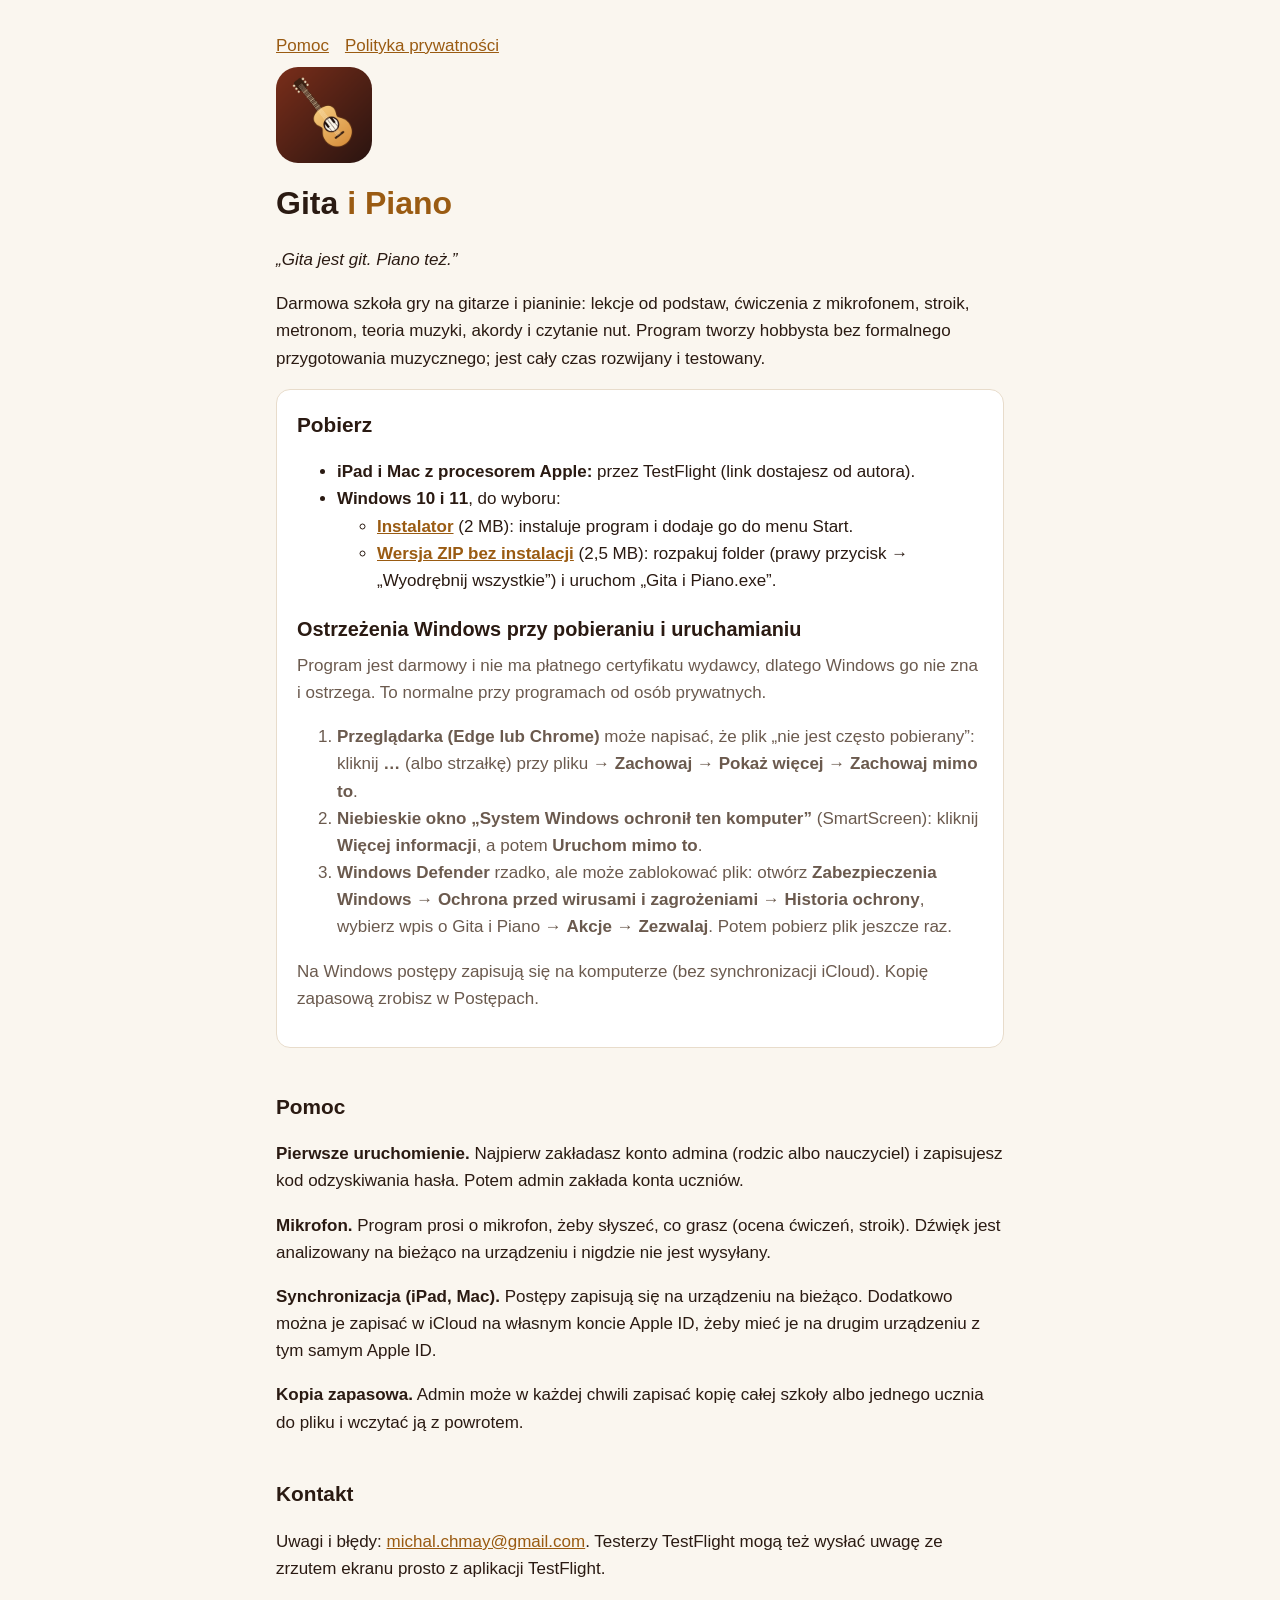
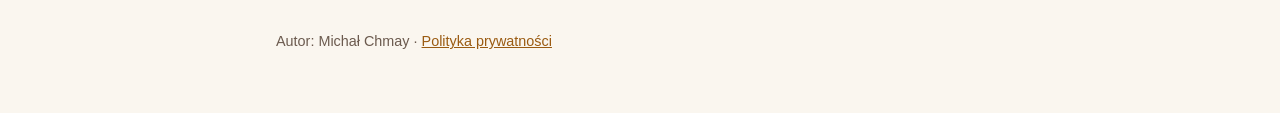
<file: index.html>
<!doctype html><html lang="pl"><head><meta charset="utf-8"><meta name="viewport" content="width=device-width,initial-scale=1">
<title>Gita i Piano</title><link rel="stylesheet" href="styl.css"></head><body><main>
<nav><a href="index.html">Pomoc</a><a href="prywatnosc.html">Polityka prywatności</a></nav>
<img class="ik" src="ikona.png" alt="">
<h1>Gita <span>i Piano</span></h1>
<p><i>„Gita jest git. Piano też.”</i></p>
<p>Darmowa szkoła gry na gitarze i pianinie: lekcje od podstaw, ćwiczenia z mikrofonem, stroik, metronom, teoria muzyki, akordy i czytanie nut. Program tworzy hobbysta bez formalnego przygotowania muzycznego; jest cały czas rozwijany i testowany.</p>
<div class="card"><h2 style="margin-top:0">Pobierz</h2>
<ul><li><b>iPad i Mac z procesorem Apple:</b> przez TestFlight (link dostajesz od autora).</li>
<li><b>Windows 10 i 11</b>, do wyboru:
<ul><li><a href="pobierz/Gita-i-Piano-Windows.exe"><b>Instalator</b></a> (2 MB): instaluje program i dodaje go do menu Start.</li>
<li><a href="pobierz/Gita-i-Piano-Windows.zip"><b>Wersja ZIP bez instalacji</b></a> (2,5 MB): rozpakuj folder (prawy przycisk → „Wyodrębnij wszystkie”) i uruchom „Gita i Piano.exe”.</li></ul></li></ul>
<h3 style="margin-bottom:.3em">Ostrzeżenia Windows przy pobieraniu i uruchamianiu</h3>
<p class="muted" style="margin-top:0">Program jest darmowy i nie ma płatnego certyfikatu wydawcy, dlatego Windows go nie zna i ostrzega. To normalne przy programach od osób prywatnych.</p>
<ol class="muted"><li><b>Przeglądarka (Edge lub Chrome)</b> może napisać, że plik „nie jest często pobierany”: kliknij <b>…</b> (albo strzałkę) przy pliku → <b>Zachowaj</b> → <b>Pokaż więcej</b> → <b>Zachowaj mimo to</b>.</li>
<li><b>Niebieskie okno „System Windows ochronił ten komputer”</b> (SmartScreen): kliknij <b>Więcej informacji</b>, a potem <b>Uruchom mimo to</b>.</li>
<li><b>Windows Defender</b> rzadko, ale może zablokować plik: otwórz <b>Zabezpieczenia Windows → Ochrona przed wirusami i zagrożeniami → Historia ochrony</b>, wybierz wpis o Gita i Piano → <b>Akcje → Zezwalaj</b>. Potem pobierz plik jeszcze raz.</li></ol>
<p class="muted">Na Windows postępy zapisują się na komputerze (bez synchronizacji iCloud). Kopię zapasową zrobisz w Postępach.</p>
</div>
<h2>Pomoc</h2>
<p><b>Pierwsze uruchomienie.</b> Najpierw zakładasz konto admina (rodzic albo nauczyciel) i zapisujesz kod odzyskiwania hasła. Potem admin zakłada konta uczniów.</p>
<p><b>Mikrofon.</b> Program prosi o mikrofon, żeby słyszeć, co grasz (ocena ćwiczeń, stroik). Dźwięk jest analizowany na bieżąco na urządzeniu i nigdzie nie jest wysyłany.</p>
<p><b>Synchronizacja (iPad, Mac).</b> Postępy zapisują się na urządzeniu na bieżąco. Dodatkowo można je zapisać w iCloud na własnym koncie Apple ID, żeby mieć je na drugim urządzeniu z tym samym Apple ID.</p>
<p><b>Kopia zapasowa.</b> Admin może w każdej chwili zapisać kopię całej szkoły albo jednego ucznia do pliku i wczytać ją z powrotem.</p>
<h2>Kontakt</h2>
<p>Uwagi i błędy: <a href="mailto:michal.chmay@gmail.com">michal.chmay@gmail.com</a>. Testerzy TestFlight mogą też wysłać uwagę ze zrzutem ekranu prosto z aplikacji TestFlight.</p>
<footer>Autor: Michał Chmay · <a href="prywatnosc.html">Polityka prywatności</a></footer>
</main></body></html>
</file>
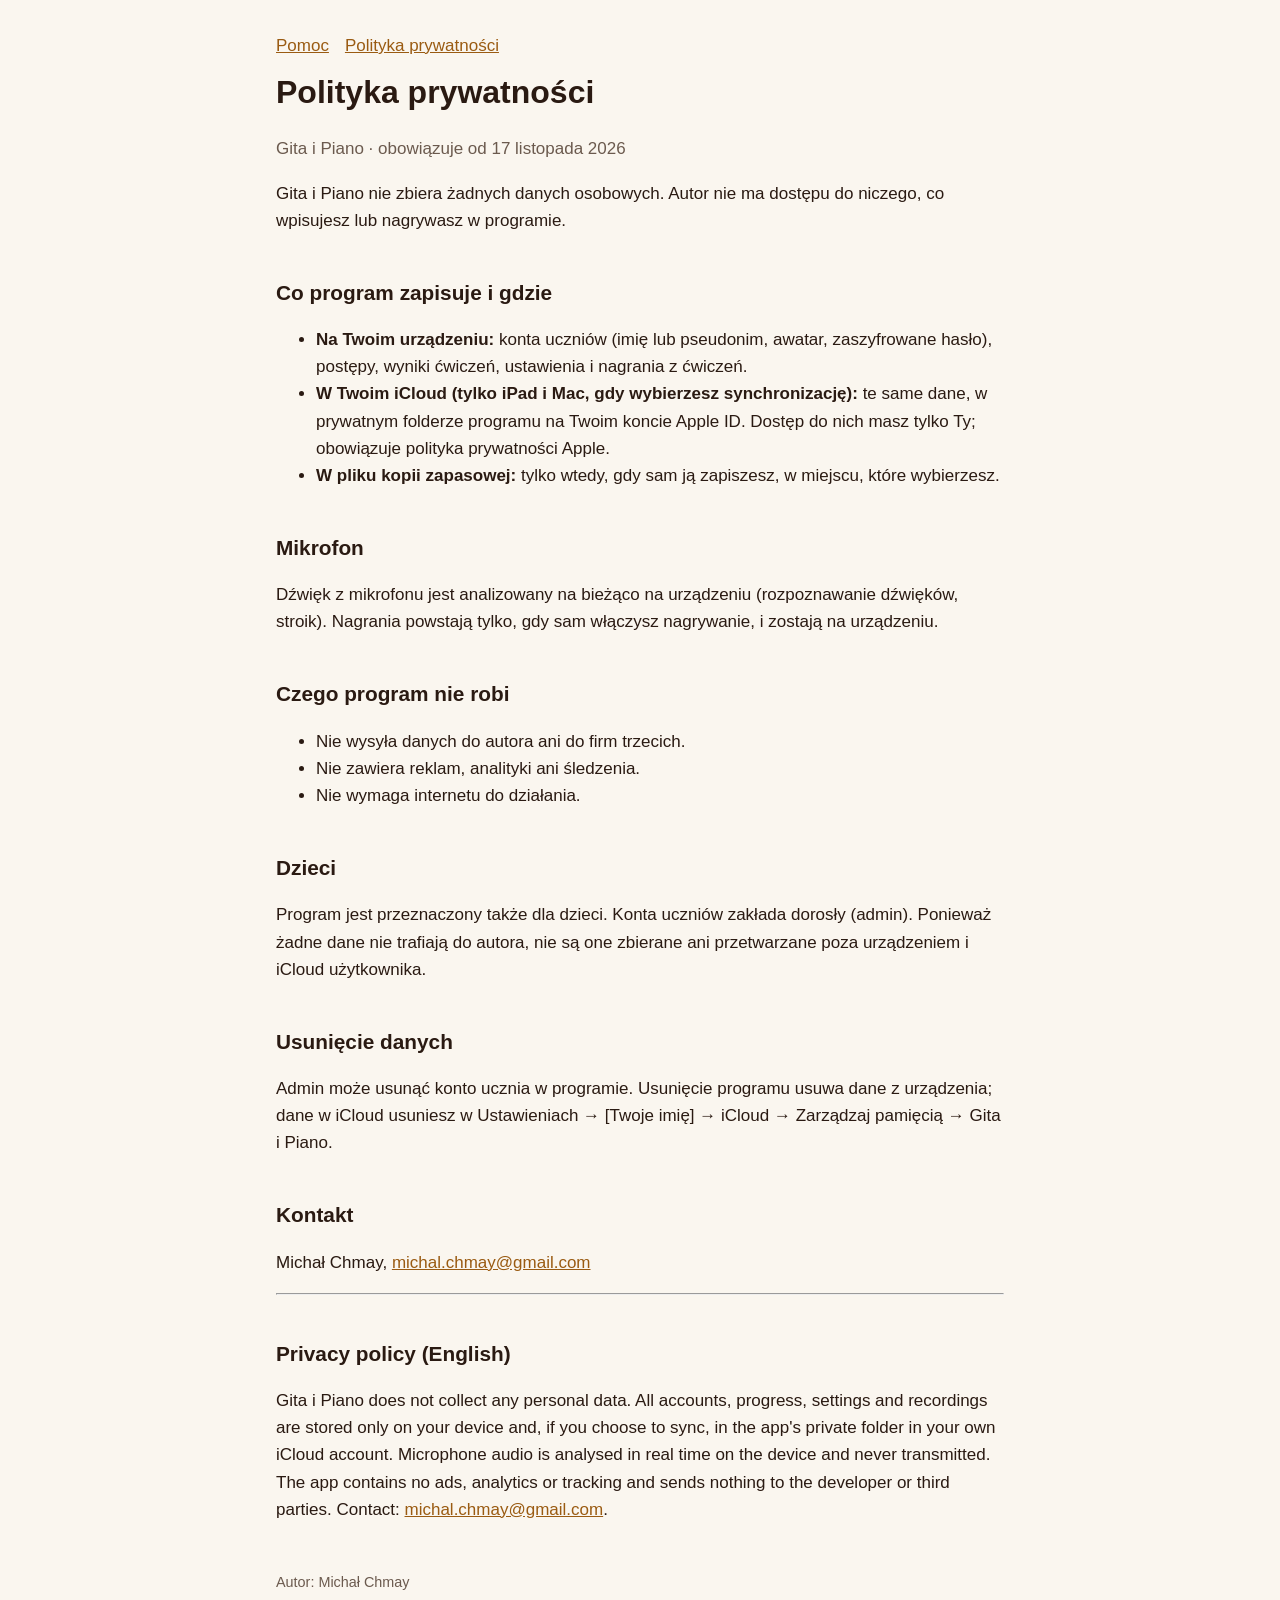
<file: prywatnosc.html>
<!doctype html><html lang="pl"><head><meta charset="utf-8"><meta name="viewport" content="width=device-width,initial-scale=1">
<title>Gita i Piano: polityka prywatności</title><link rel="stylesheet" href="styl.css"></head><body><main>
<nav><a href="index.html">Pomoc</a><a href="prywatnosc.html">Polityka prywatności</a></nav>
<h1>Polityka prywatności</h1>
<p class="muted">Gita i Piano · obowiązuje od 17 listopada 2026</p>
<p>Gita i Piano nie zbiera żadnych danych osobowych. Autor nie ma dostępu do niczego, co wpisujesz lub nagrywasz w programie.</p>
<h2>Co program zapisuje i gdzie</h2>
<ul>
<li><b>Na Twoim urządzeniu:</b> konta uczniów (imię lub pseudonim, awatar, zaszyfrowane hasło), postępy, wyniki ćwiczeń, ustawienia i nagrania z ćwiczeń.</li>
<li><b>W Twoim iCloud (tylko iPad i Mac, gdy wybierzesz synchronizację):</b> te same dane, w prywatnym folderze programu na Twoim koncie Apple ID. Dostęp do nich masz tylko Ty; obowiązuje polityka prywatności Apple.</li>
<li><b>W pliku kopii zapasowej:</b> tylko wtedy, gdy sam ją zapiszesz, w miejscu, które wybierzesz.</li>
</ul>
<h2>Mikrofon</h2>
<p>Dźwięk z mikrofonu jest analizowany na bieżąco na urządzeniu (rozpoznawanie dźwięków, stroik). Nagrania powstają tylko, gdy sam włączysz nagrywanie, i zostają na urządzeniu.</p>
<h2>Czego program nie robi</h2>
<ul><li>Nie wysyła danych do autora ani do firm trzecich.</li><li>Nie zawiera reklam, analityki ani śledzenia.</li><li>Nie wymaga internetu do działania.</li></ul>
<h2>Dzieci</h2>
<p>Program jest przeznaczony także dla dzieci. Konta uczniów zakłada dorosły (admin). Ponieważ żadne dane nie trafiają do autora, nie są one zbierane ani przetwarzane poza urządzeniem i iCloud użytkownika.</p>
<h2>Usunięcie danych</h2>
<p>Admin może usunąć konto ucznia w programie. Usunięcie programu usuwa dane z urządzenia; dane w iCloud usuniesz w Ustawieniach → [Twoje imię] → iCloud → Zarządzaj pamięcią → Gita i Piano.</p>
<h2>Kontakt</h2>
<p>Michał Chmay, <a href="mailto:michal.chmay@gmail.com">michal.chmay@gmail.com</a></p>
<hr>
<h2 lang="en">Privacy policy (English)</h2>
<p lang="en">Gita i Piano does not collect any personal data. All accounts, progress, settings and recordings are stored only on your device and, if you choose to sync, in the app's private folder in your own iCloud account. Microphone audio is analysed in real time on the device and never transmitted. The app contains no ads, analytics or tracking and sends nothing to the developer or third parties. Contact: <a href="mailto:michal.chmay@gmail.com">michal.chmay@gmail.com</a>.</p>
<footer>Autor: Michał Chmay</footer>
</main></body></html>
</file>
<file: styl.css>
:root{--bg:#faf6ef;--fg:#2a1a12;--muted:#6b5a4e;--acc:#9a5b12;--card:#fff;--line:#e8dccb}
@media (prefers-color-scheme:dark){:root{--bg:#1c1410;--fg:#f3e9dc;--muted:#bba894;--acc:#e0a24a;--card:#271c16;--line:#3d2e24}}
*{box-sizing:border-box}body{margin:0;background:var(--bg);color:var(--fg);font:17px/1.6 -apple-system,BlinkMacSystemFont,"Segoe UI",Roboto,sans-serif}
main{max-width:760px;margin:0 auto;padding:32px 16px 60px}h1{font-size:2rem;margin:.2em 0}h1 span{color:var(--acc)}h2{margin-top:2em;font-size:1.3rem}
a{color:var(--acc)}.muted{color:var(--muted)}.card{background:var(--card);border:1px solid var(--line);border-radius:14px;padding:18px 20px;margin:16px 0}
nav{display:flex;gap:16px;flex-wrap:wrap;margin-bottom:8px}footer{margin-top:48px;color:var(--muted);font-size:.9rem}img.ik{width:96px;height:96px;border-radius:22px}
</file>
